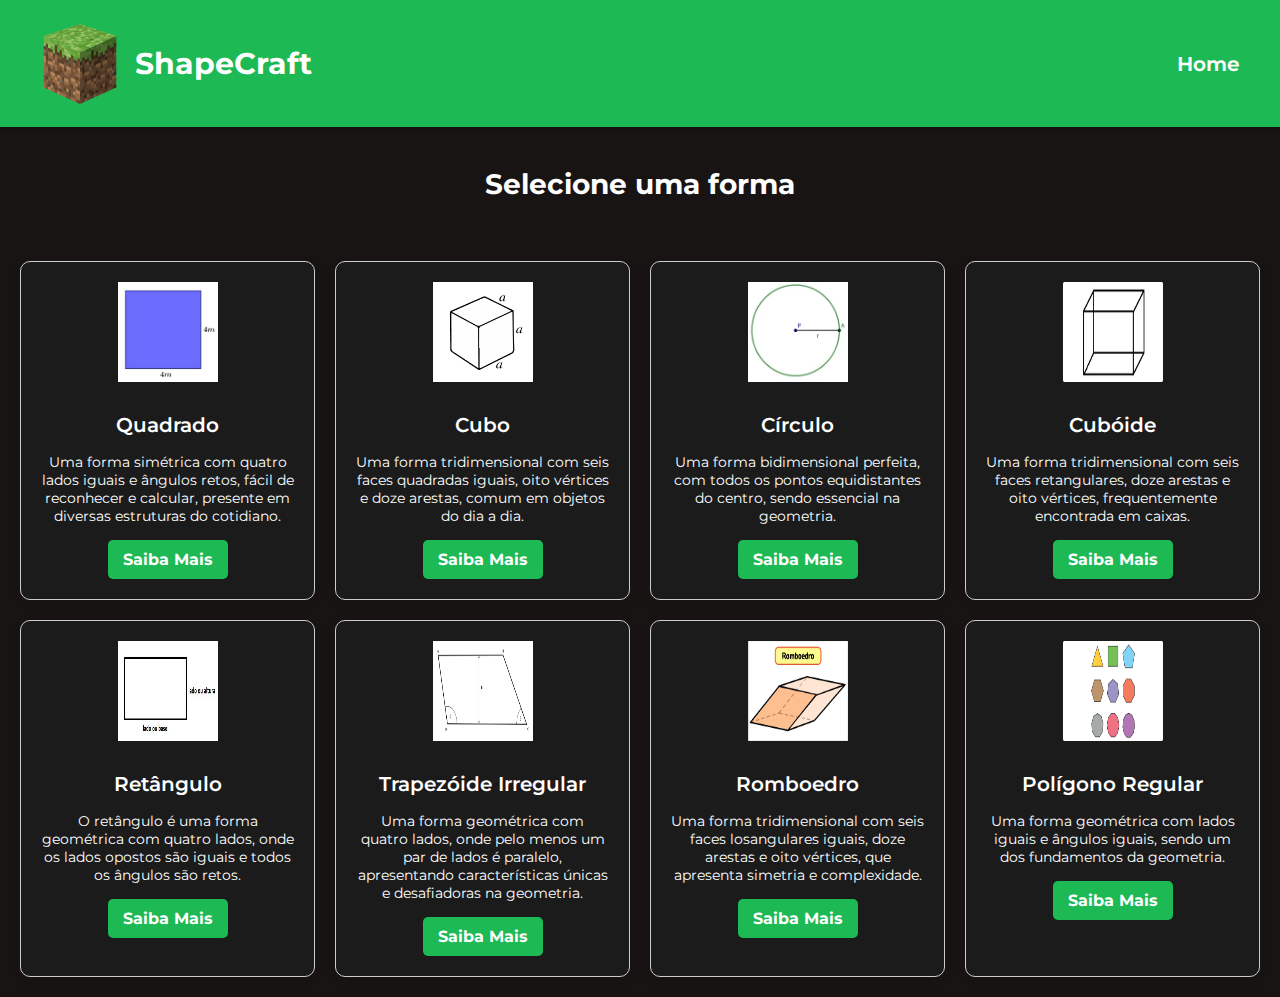
<file: PortaldasFormas/index.html>
<!DOCTYPE html>
<html lang="pt">

<head>
    <meta charset="UTF-8">
    <meta name="viewport" content="width=device-width, initial-scale=1.0">

    <!-- Define o ícone da aba do navegador -->
    <link rel="icon" type="image/x-icon" href="./Imagens/logo.webp">

    <!-- Vincula o arquivo de estilos CSS externo -->
    <link rel="stylesheet" href="./CSS/estilos.css">

    <!-- Pré-carrega as conexões com o Google Fonts para otimizar o tempo de carregamento -->
    <link rel="preconnect" href="https://fonts.googleapis.com">
    <link rel="preconnect" href="https://fonts.gstatic.com" crossorigin>

    <!-- Importa a fonte Montserrat, usada no site -->
    <link href="https://fonts.googleapis.com/css2?family=Montserrat:wght@100..900&display=swap" rel="stylesheet">

    <!-- Define o título da página -->
    <title>ShapeCraft</title>
</head>

<body>

    <!-- Cabeçalho da página -->
    <header class="nav-header">

        <!-- Seção do logo -->
        <div class="logo">
            <!-- Imagem do logo da página -->
            <img src="./Imagens/logo.webp" alt="Logo ShapeCraft" class="logo-site">
            <!-- Texto logo ao lado da imagem -->
            <strong><p class="texto-logo">ShapeCraft</p></strong>
        </div>

        <!-- Barra de navegação -->
        <nav>
            <ul class="lista">
                <!-- Link para a página inicial -->
                <li class="item-lista"><a href="./index.html" class="item-lista-link">Home</a></li>
            </ul>
        </nav>
    </header>

    <!-- Conteúdo principal da página -->
    <main>

        <!-- Título principal da página -->
        <h1 class="titulo">Selecione uma forma</h1>

        <!-- Seção com as formas geométricas disponíveis -->
        <section class="formas">

            <!-- Cada forma é representada por um artigo -->
            <article class="forma">
                <!-- Imagem representando a forma -->
                <img src="./Imagens/quadrado.jpg" alt="Imagem de um quadrado" loading="lazy">
                
                <!-- Título da forma geométrica -->
                <h2 class="titulo-forma">Quadrado</h2>

                <!-- Descrição da forma geométrica -->
                <p class="texto-forma">Uma forma simétrica com quatro lados iguais e ângulos retos, fácil de reconhecer e calcular, presente em diversas estruturas do cotidiano.</p>

                <!-- Link para a página específica da forma -->
                <a href="./Formas/Quadrado.html" class="botao-forma">Saiba Mais</a>
            </article>

            <article class="forma">
                <img src="./Imagens/cubo.png" alt="Imagem de um cubo" loading="lazy">
                <h2 class="titulo-forma">Cubo</h2>
                <p class="texto-forma">Uma forma tridimensional com seis faces quadradas iguais, oito vértices e doze arestas, comum em objetos do dia a dia.</p>
                <a href="./Formas/Cubo.html" class="botao-forma">Saiba Mais</a>
            </article>

            <article class="forma">
                <img src="./Imagens/círculo.webp" alt="Imagem de um círculo" loading="lazy">
                <h2 class="titulo-forma">Círculo</h2>
                <p class="texto-forma">Uma forma bidimensional perfeita, com todos os pontos equidistantes do centro, sendo essencial na geometria.</p>
                <a href="./Formas/Circulo.html" class="botao-forma">Saiba Mais</a>
            </article>

            <article class="forma">
                <img src="./Imagens/cubóide.png" alt="Imagem de um cuboide" loading="lazy">
                <h2 class="titulo-forma">Cubóide</h2>
                <p class="texto-forma">Uma forma tridimensional com seis faces retangulares, doze arestas e oito vértices, frequentemente encontrada em caixas.</p>
                <a href="./Formas/Cubóide.html" class="botao-forma">Saiba Mais</a>
            </article>

            <article class="forma">
                <img src="./Imagens/retângulo.webp" alt="Imagem de um retângulo" loading="lazy">
                <h2 class="titulo-forma">Retângulo</h2>
                <p class="texto-forma">O retângulo é uma forma geométrica com quatro lados, onde os lados opostos são iguais e todos os ângulos são retos.</p>
                <a href="./Formas/Retângulo.html" class="botao-forma">Saiba Mais</a>
            </article>

            <article class="forma">
                <img src="./Imagens/trapézoide.png" alt="Imagem de um trapezóide" loading="lazy">
                <h2 class="titulo-forma">Trapezóide Irregular</h2>
                <p class="texto-forma">Uma forma geométrica com quatro lados, onde pelo menos um par de lados é paralelo, apresentando características únicas e desafiadoras na geometria.</p>
                <a href="./Formas/Trapezoide.html" class="botao-forma">Saiba Mais</a>
            </article>

            <article class="forma">
                <img src="./Imagens/romboedro.webp" alt="Imagem de um romboedro" loading="lazy">
                <h2 class="titulo-forma">Romboedro</h2>
                <p class="texto-forma">Uma forma tridimensional com seis faces losangulares iguais, doze arestas e oito vértices, que apresenta simetria e complexidade.</p>
                <a href="./Formas/Romboedro.html" class="botao-forma">Saiba Mais</a>
            </article>

            <article class="forma">
                <img src="./Imagens/polígono.png" alt="Imagem de polígonos" loading="lazy">
                <h2 class="titulo-forma">Polígono Regular</h2>
                <p class="texto-forma">Uma forma geométrica com lados iguais e ângulos iguais, sendo um dos fundamentos da geometria.</p>
                <a href="./Formas/Polígono.html" class="botao-forma">Saiba Mais</a>
            </article>

        </section>

    </main>

</body>

</html>
</file>
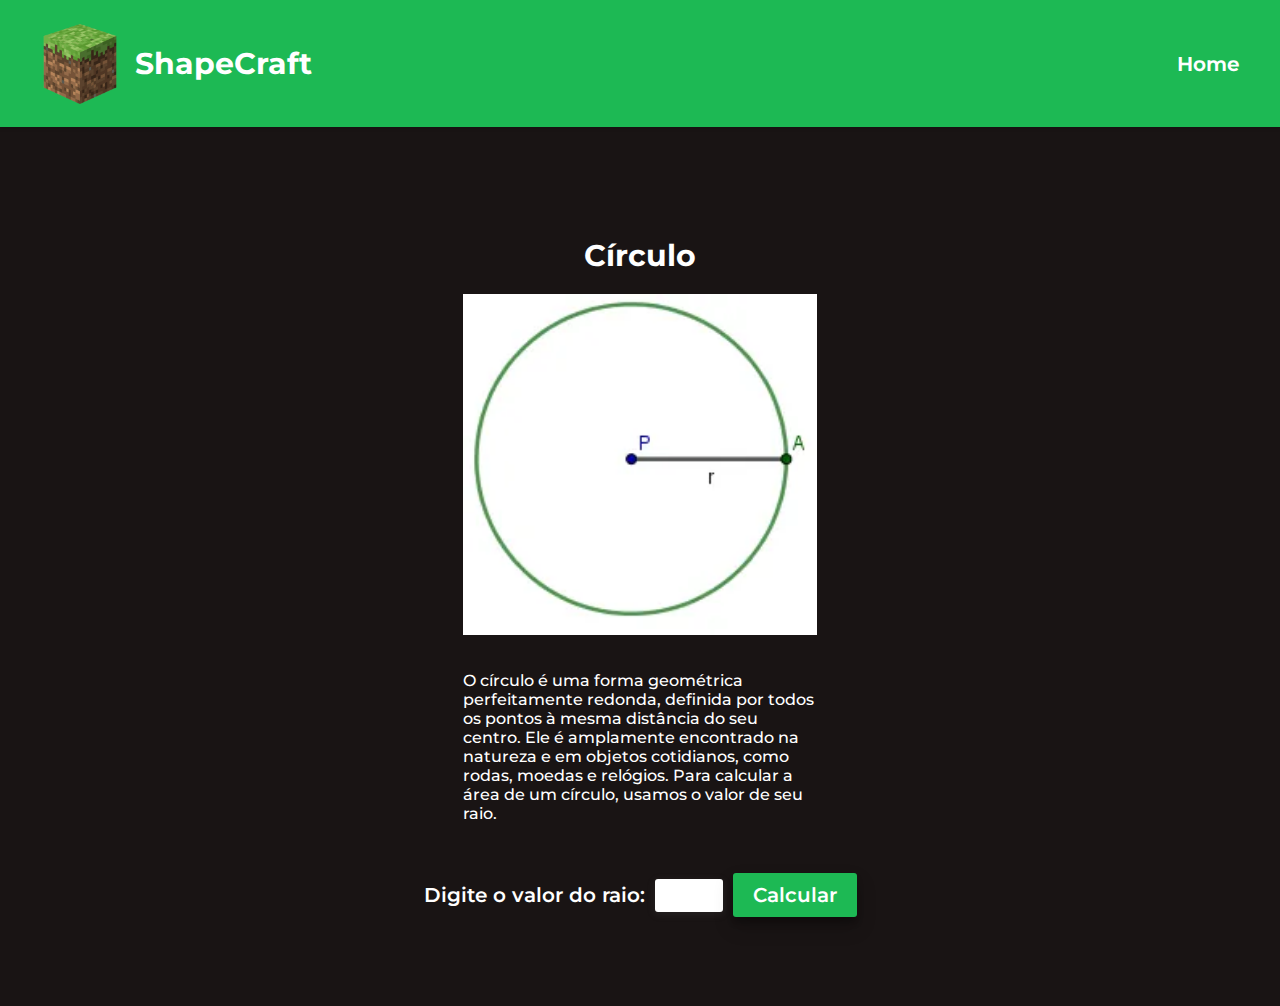
<file: PortaldasFormas/Formas/Circulo.html>
<!DOCTYPE html>
<html lang="pt">

<head>
    <meta charset="UTF-8"> <!-- Define a codificação de caracteres como UTF-8 -->
    <meta name="viewport" content="width=device-width, initial-scale=1.0"> <!-- Configura a visualização para dispositivos móveis -->

    <link rel="icon" type="image/x-icon" href="./Imagens/logo.webp"> <!-- Ícone da aba do navegador -->

    <link rel="stylesheet" href="../CSS/estilos.css"> <!-- Link para o arquivo de estilos CSS -->

    <link rel="preconnect" href="https://fonts.googleapis.com"> <!-- Pré-conexão para melhorar o carregamento de fontes -->
    <link rel="preconnect" href="https://fonts.gstatic.com" crossorigin>
    <link href="https://fonts.googleapis.com/css2?family=Montserrat:ital,wght@0,100..900;1,100..900&display=swap" rel="stylesheet"> <!-- Fonte Montserrat -->

    <title>ShapeCraft: Círculo</title> <!-- Título da página -->
</head>

<body>
    <header class="nav-header"> <!-- Cabeçalho da página -->
        <div class="logo">
            <img src="../Imagens/logo.webp" alt="Logo ShapeCraft" class="logo-site"> <!-- Logo do site -->
            <strong><p class="texto-logo">ShapeCraft</p></strong> <!-- Nome do site -->
        </div>

        <nav> <!-- Menu de navegação -->
            <ul class="lista"> <!-- Lista de itens -->
                <li class="item-lista"><a href="../index.html" class="item-lista-link">Home</a></li> <!-- Link para a página inicial -->
            </ul>
        </nav>
    </header>

    <section class="container-forma"> <!-- Seção principal para cálculo do círculo -->
        <p class="nome-forma">Círculo</p> <!-- Nome da forma -->
        <img src="../Imagens/círculo.webp" alt="Imagem de um círculo" class="imagem-forma"> <!-- Imagem representativa do círculo -->
        
        <p class="descricao-forma">
            O círculo é uma forma geométrica perfeitamente redonda, definida por todos os pontos à mesma distância do seu centro. 
            Ele é amplamente encontrado na natureza e em objetos cotidianos, como rodas, moedas e relógios. 
            Para calcular a área de um círculo, usamos o valor de seu raio.
        </p> <!-- Descrição do círculo -->

        <form class="calculo-forma" id="calculo-circulo"> <!-- Formulário para cálculo do círculo -->
            <label for="raio-circulo-input" class="valor-forma">Digite o valor do raio:</label> <!-- Label para o campo de entrada do raio -->
            <input type="text" class="forma-input" id="raio-circulo-input"> <!-- Campo de entrada para o raio -->
            <input type="submit" value="Calcular" class="calcular-forma"> <!-- Botão para calcular a área do círculo -->
        </form>

        <p class="resultado" id="resultado-circulo"></p> <!-- Parágrafo para exibir o resultado -->
    </section>
</body>

<script src="../JavaScript/Círculo.js"></script> <!-- Script JavaScript para funcionalidade do formulário -->

</html>
</file>
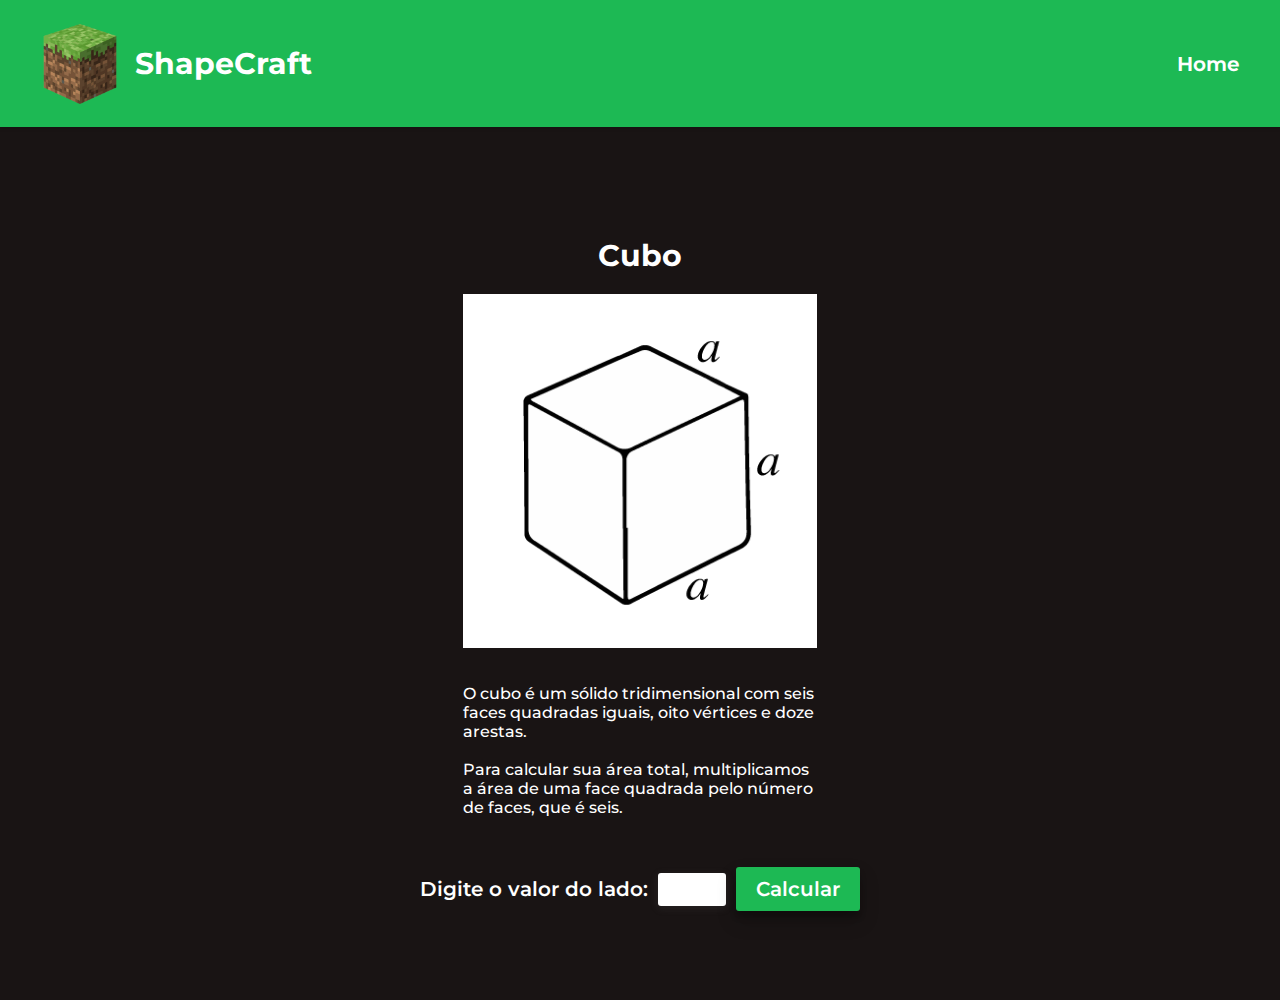
<file: PortaldasFormas/Formas/Cubo.html>
<!DOCTYPE html>
<html lang="pt">

<head>
    <meta charset="UTF-8"> <!-- Define a codificação de caracteres como UTF-8 -->
    <meta name="viewport" content="width=device-width, initial-scale=1.0"> <!-- Configura a visualização para dispositivos móveis -->

    <link rel="icon" type="image/x-icon" href="./Imagens/logo.webp"> <!-- Ícone da aba do navegador -->

    <link rel="stylesheet" href="../CSS/estilos.css"> <!-- Link para o arquivo de estilos CSS -->

    <link rel="preconnect" href="https://fonts.googleapis.com"> <!-- Pré-conexão para melhorar o carregamento de fontes -->
    <link rel="preconnect" href="https://fonts.gstatic.com" crossorigin>
    <link href="https://fonts.googleapis.com/css2?family=Montserrat:ital,wght@0,100..900;1,100..900&display=swap" rel="stylesheet"> <!-- Fonte Montserrat -->

    <title>ShapeCraft: Cubo</title> <!-- Título da página -->
</head>

<body>
    <header class="nav-header"> <!-- Cabeçalho da página -->
        <div class="logo">
            <img src="../Imagens/logo.webp" alt="Logo ShapeCraft" class="logo-site"> <!-- Logo do site -->
            <strong><p class="texto-logo">ShapeCraft</p></strong> <!-- Nome do site -->
        </div>

        <nav> <!-- Menu de navegação -->
            <ul class="lista"> <!-- Lista de itens -->
                <li class="item-lista"><a href="../index.html" class="item-lista-link">Home</a></li> <!-- Link para a página inicial -->
            </ul>
        </nav>
    </header>

    <section class="container-forma"> <!-- Seção principal para cálculo do cubo -->
        <p class="nome-forma">Cubo</p> <!-- Nome da forma -->
        <img src="../Imagens/cubo.png" alt="Imagem de um cubo" class="imagem-forma"> <!-- Imagem representativa do cubo -->
        
        <p class="descricao-forma">
            O cubo é um sólido tridimensional com seis faces quadradas iguais, oito vértices e doze arestas. <br><br>
            Para calcular sua área total, multiplicamos a área de uma face quadrada pelo número de faces, que é seis.
        </p> <!-- Descrição do cubo -->

        <form class="calculo-forma" id="calculo-cubo"> <!-- Formulário para cálculo do cubo -->
            <label for="lado-cubo-input" class="valor-forma">Digite o valor do lado:</label> <!-- Label para o campo de entrada do lado -->
            <input type="text" class="forma-input" id="lado-cubo-input"> <!-- Campo de entrada para o lado -->
            <input type="submit" value="Calcular" class="calcular-forma"> <!-- Botão para calcular a área do cubo -->
        </form>

        <p class="resultado" id="resultado-cubo"></p> <!-- Parágrafo para exibir o resultado -->
    </section>
</body>

<script src="../JavaScript/Cubo.js"></script> <!-- Script JavaScript para funcionalidade do formulário -->

</html>
</file>
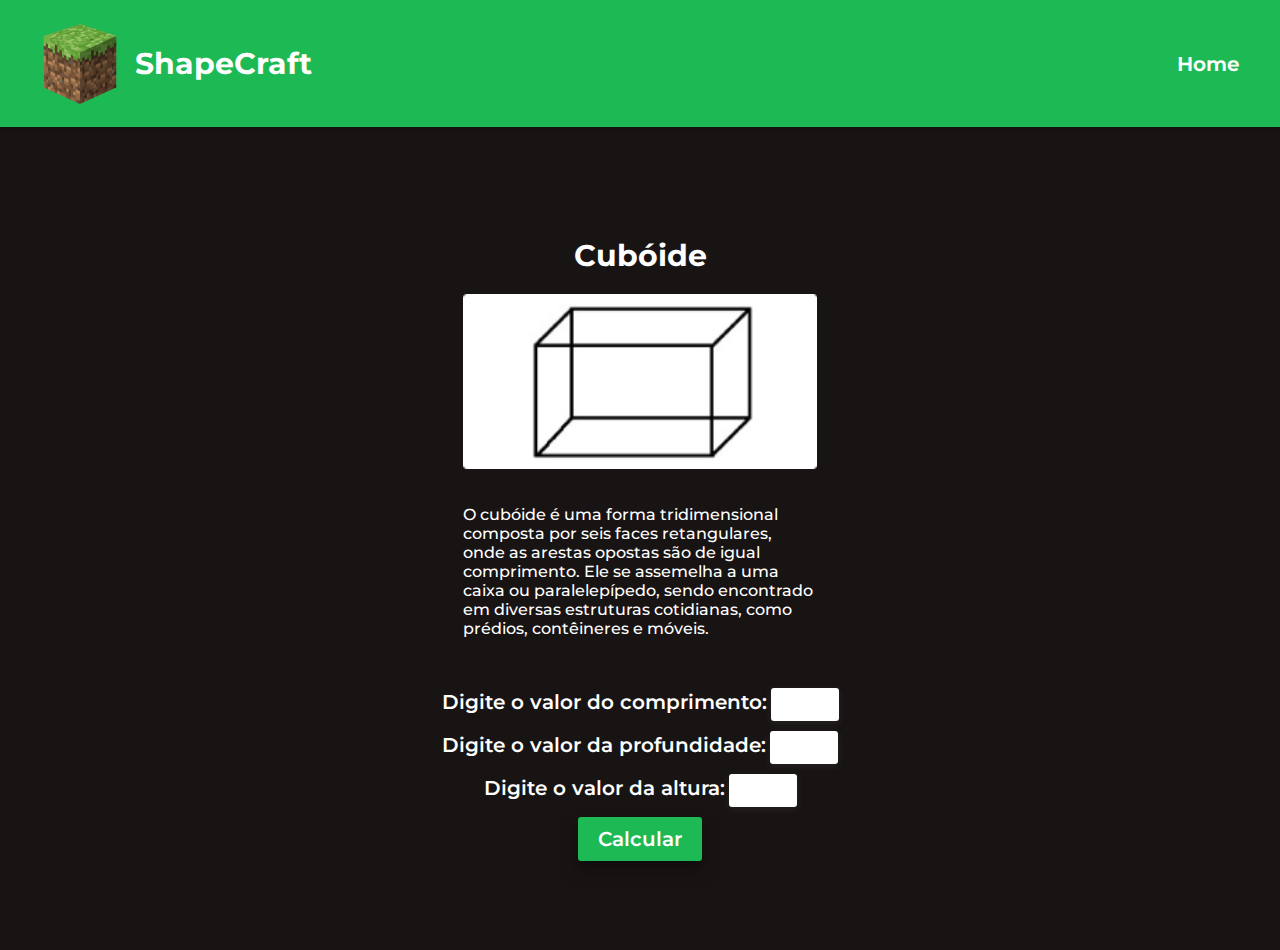
<file: PortaldasFormas/Formas/Cubóide.html>
<!DOCTYPE html>
<html lang="pt">

<head>
    <meta charset="UTF-8"> <!-- Define a codificação de caracteres como UTF-8 -->
    <meta name="viewport" content="width=device-width, initial-scale=1.0"> <!-- Configura a visualização para dispositivos móveis -->

    <link rel="icon" type="image/x-icon" href="./Imagens/logo.webp"> <!-- Ícone da aba do navegador -->

    <link rel="stylesheet" href="../CSS/estilos.css"> <!-- Link para o arquivo de estilos CSS -->

    <link rel="preconnect" href="https://fonts.googleapis.com"> <!-- Pré-conexão para melhorar o carregamento de fontes -->
    <link rel="preconnect" href="https://fonts.gstatic.com" crossorigin>
    <link href="https://fonts.googleapis.com/css2?family=Montserrat:ital,wght@0,100..900;1,100..900&display=swap" rel="stylesheet"> <!-- Fonte Montserrat -->

    <title>ShapeCraft: Cubóide</title> <!-- Título da página -->
</head>

<body>
    <header class="nav-header"> <!-- Cabeçalho da página -->
        <div class="logo">
            <img src="../Imagens/logo.webp" alt="Logo ShapeCraft" class="logo-site"> <!-- Logo do site -->
            <strong><p class="texto-logo">ShapeCraft</p></strong> <!-- Nome do site -->
        </div>

        <nav> <!-- Menu de navegação -->
            <ul class="lista"> <!-- Lista de itens -->
                <li class="item-lista"><a href="../index.html" class="item-lista-link">Home</a></li> <!-- Link para a página inicial -->
            </ul>
        </nav>
    </header>

    <section class="container-forma"> <!-- Seção principal para cálculo do cubóide -->
        <p class="nome-forma">Cubóide</p> <!-- Nome da forma -->
        <img src="../Imagens/cubóide.png" alt="Imagem de um cubóide" class="imagem-forma"> <!-- Imagem representativa do cubóide -->
        
        <p class="descricao-forma">
            O cubóide é uma forma tridimensional composta por seis faces retangulares, onde as arestas opostas são de igual comprimento. Ele se assemelha a uma caixa ou paralelepípedo, sendo encontrado em diversas estruturas cotidianas, como prédios, contêineres e móveis.
        </p> <!-- Descrição do cubóide -->

        <form class="calculo-forma" id="calculo-cuboide"> <!-- Formulário para cálculo do cubóide -->
            <div>
                <label for="comprimento-cuboide-input" class="valor-forma">Digite o valor do comprimento:</label> <!-- Label para o campo de entrada do comprimento -->
                <input type="text" class="forma-input" id="comprimento-cuboide-input"> <!-- Campo de entrada para o comprimento -->
            </div>

            <div>
                <label for="profundidade-cuboide-input" class="valor-forma">Digite o valor da profundidade:</label> <!-- Label para o campo de entrada da profundidade -->
                <input type="text" class="forma-input" id="profundidade-cuboide-input"> <!-- Campo de entrada para a profundidade -->
            </div>

            <div>
                <label for="altura-cuboide-input" class="valor-forma">Digite o valor da altura:</label> <!-- Label para o campo de entrada da altura -->
                <input type="text" class="forma-input" id="altura-cuboide-input"> <!-- Campo de entrada para a altura -->
            </div>

            <input type="submit" value="Calcular" class="calcular-forma"> <!-- Botão para calcular o volume do cubóide -->
        </form>

        <p class="resultado" id="resultado-cuboide"></p> <!-- Parágrafo para exibir o resultado -->
    </section>
</body>

<script src="../JavaScript/Cubóide.js"></script> <!-- Script JavaScript para funcionalidade do formulário -->

</html>
</file>
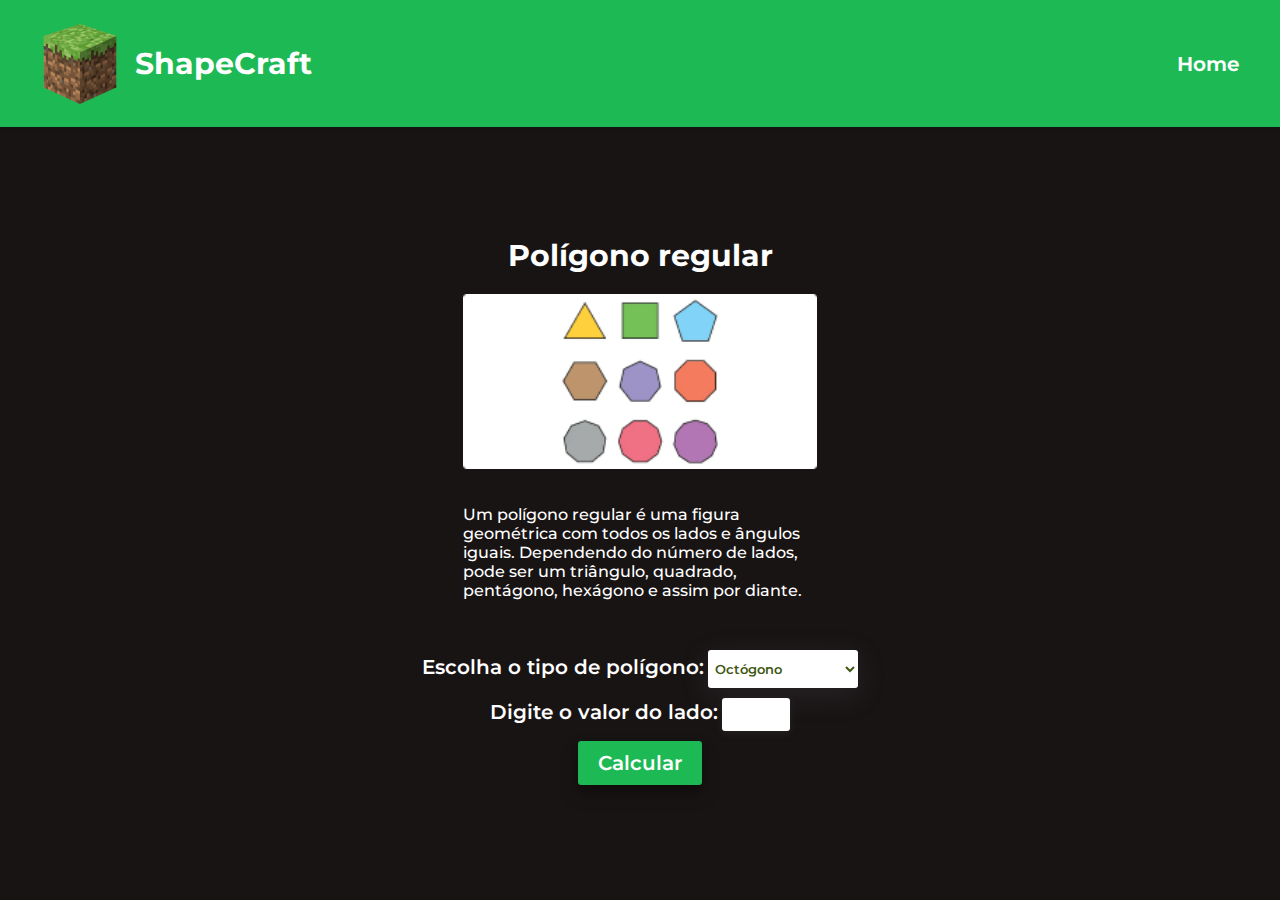
<file: PortaldasFormas/Formas/Polígono.html>
<!DOCTYPE html>
<html lang="pt">

<head>
    <meta charset="UTF-8"> <!-- Define a codificação de caracteres como UTF-8 -->
    <meta name="viewport" content="width=device-width, initial-scale=1.0"> <!-- Configura a visualização para dispositivos móveis -->

    <link rel="icon" type="image/x-icon" href="./Imagens/logo.webp"> <!-- Ícone da aba do navegador -->

    <link rel="stylesheet" href="../CSS/estilos.css"> <!-- Link para o arquivo de estilos CSS -->

    <link rel="preconnect" href="https://fonts.googleapis.com"> <!-- Pré-conexão para melhorar o carregamento de fontes -->
    <link rel="preconnect" href="https://fonts.gstatic.com" crossorigin>
    <link href="https://fonts.googleapis.com/css2?family=Montserrat:ital,wght@0,100..900;1,100..900&display=swap" rel="stylesheet"> <!-- Fonte Montserrat -->

    <title>ShapeCraft: Polígono regular</title> <!-- Título da página -->
</head>

<body>
    <header class="nav-header"> <!-- Cabeçalho da página -->
        <div class="logo">
            <img src="../Imagens/logo.webp" alt="Logo ShapeCraft" class="logo-site"> <!-- Logo do site -->
            <strong><p class="texto-logo">ShapeCraft</p></strong> <!-- Nome do site -->
        </div>

        <nav> <!-- Menu de navegação -->
            <ul class="lista"> <!-- Lista de itens -->
                <li class="item-lista"><a href="../index.html" class="item-lista-link">Home</a></li> <!-- Link para a página inicial -->
            </ul>
        </nav>
    </header>

    <section class="container-forma"> <!-- Seção principal para cálculo do polígono -->
        <p class="nome-forma">Polígono regular</p> <!-- Nome da forma -->
        <img src="../Imagens/polígono.png" alt="Imagem de vários polígonos" class="imagem-forma"> <!-- Imagem representativa do polígono -->
        
        <p class="descricao-forma">
            Um polígono regular é uma figura geométrica com todos os lados e ângulos iguais. Dependendo do número de lados, pode ser um triângulo, quadrado, pentágono, hexágono e assim por diante.
        </p> <!-- Descrição do polígono regular -->

        <form class="calculo-forma" id="calculo-poligono"> <!-- Formulário para cálculo do polígono -->
            <div>
                <label for="selecao-formas" class="valor-forma">Escolha o tipo de polígono:</label> <!-- Label para o seletor -->
                <select name="select" id="selecao-formas"> <!-- Menu suspenso para seleção do polígono -->
                    <option value="hexagono">Hexágono</option> <!-- Opção para hexágono -->
                    <option value="octogono" selected>Octógono</option> <!-- Opção para octógono, selecionada por padrão -->
                    <option value="triangulo">Triângulo Equilátero</option> <!-- Opção para triângulo equilátero -->
                </select>
            </div>

            <div>
                <label for="lado-poligono-input" class="valor-forma">Digite o valor do lado:</label> <!-- Label para o campo de entrada -->
                <input type="text" class="forma-input" id="lado-poligono-input"> <!-- Campo de entrada para o valor do lado -->
            </div>
            
            <input type="submit" value="Calcular" class="calcular-forma"> <!-- Botão para calcular a área -->
        </form>

        <p class="resultado" id="resultado-poligono"></p> <!-- Parágrafo para exibir o resultado -->
    </section>
</body>

<script src="../JavaScript/Polígono.js"></script> <!-- Script JavaScript para funcionalidade do formulário -->

</html>
</file>
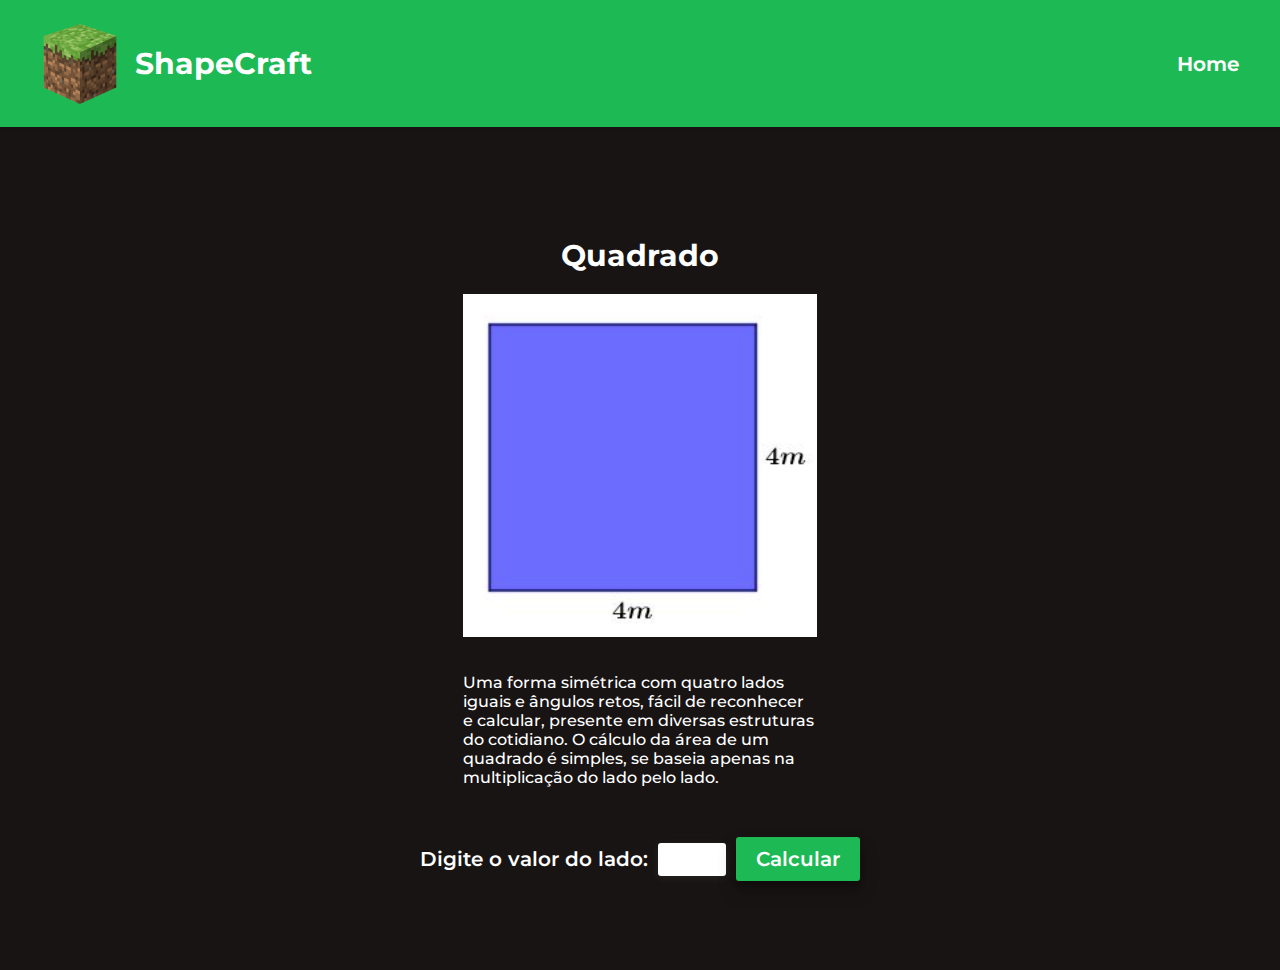
<file: PortaldasFormas/Formas/Quadrado.html>
<!DOCTYPE html>
<html lang="pt">

<head>
    <meta charset="UTF-8">
    <meta name="viewport" content="width=device-width, initial-scale=1.0">

    <!-- Define o ícone da aba do navegador -->
    <link rel="icon" type="image/x-icon" href="./Imagens/logo.webp">

    <!-- Link para o arquivo CSS que contém os estilos da página -->
    <link rel="stylesheet" href="../CSS/estilos.css">

    <!-- Preconexões para otimizar o carregamento das fontes do Google -->
    <link rel="preconnect" href="https://fonts.googleapis.com">
    <link rel="preconnect" href="https://fonts.gstatic.com" crossorigin>
    <link href="https://fonts.googleapis.com/css2?family=Montserrat:ital,wght@0,100..900;1,100..900&display=swap" rel="stylesheet">

    <!-- Título da página que será exibido na aba do navegador -->
    <title>ShapeCraft: Quadrado</title>

</head>

<body>

    <header class="nav-header">

        <!-- Seção do logo -->
        <div class="logo">
            <img src="../Imagens/logo.webp" alt="Logo ShapeCraft" class="logo-site">
            <strong><p class="texto-logo">ShapeCraft</p></strong>
        </div>

        <!-- Menu de navegação -->
        <nav>
            <ul class="lista">
                <li class="item-lista"><a href="../index.html" class="item-lista-link">Home</a></li>
            </ul>
        </nav>

    </header>

    <section class="container-forma">

        <!-- Nome da forma -->
        <p class="nome-forma">Quadrado</p>

        <!-- Imagem representativa do quadrado -->
        <img src="../Imagens/quadrado.jpg" alt="Imagem de um quadrado" class="imagem-forma">

        <!-- Descrição do quadrado -->
        <p class="descricao-forma">
            Uma forma simétrica com quatro lados iguais e ângulos retos, fácil de reconhecer e calcular, presente em
            diversas estruturas do cotidiano. O cálculo da área de um quadrado é simples, se baseia apenas na multiplicação do lado pelo lado.
        </p>

        <!-- Formulário para cálculo da área do quadrado -->
        <form class="calculo-forma" id="calculo-quadrado">

            <label for="valorLado" class="valor-forma">Digite o valor do lado:</label>
            <input type="text" class="forma-input" id="lado-quadrado-input">

            <!-- Botão para calcular a área -->
            <input type="submit" value="Calcular" class="calcular-forma">

        </form>

        <!-- Elemento para exibir o resultado do cálculo -->
        <p class="resultado" id="resultado-quadrado"></p>

    </section>

</body>

<!-- Link para o arquivo JavaScript que contém a lógica de cálculo da área -->
<script src="../JavaScript/Quadrado.js"></script>

</html>
</file>
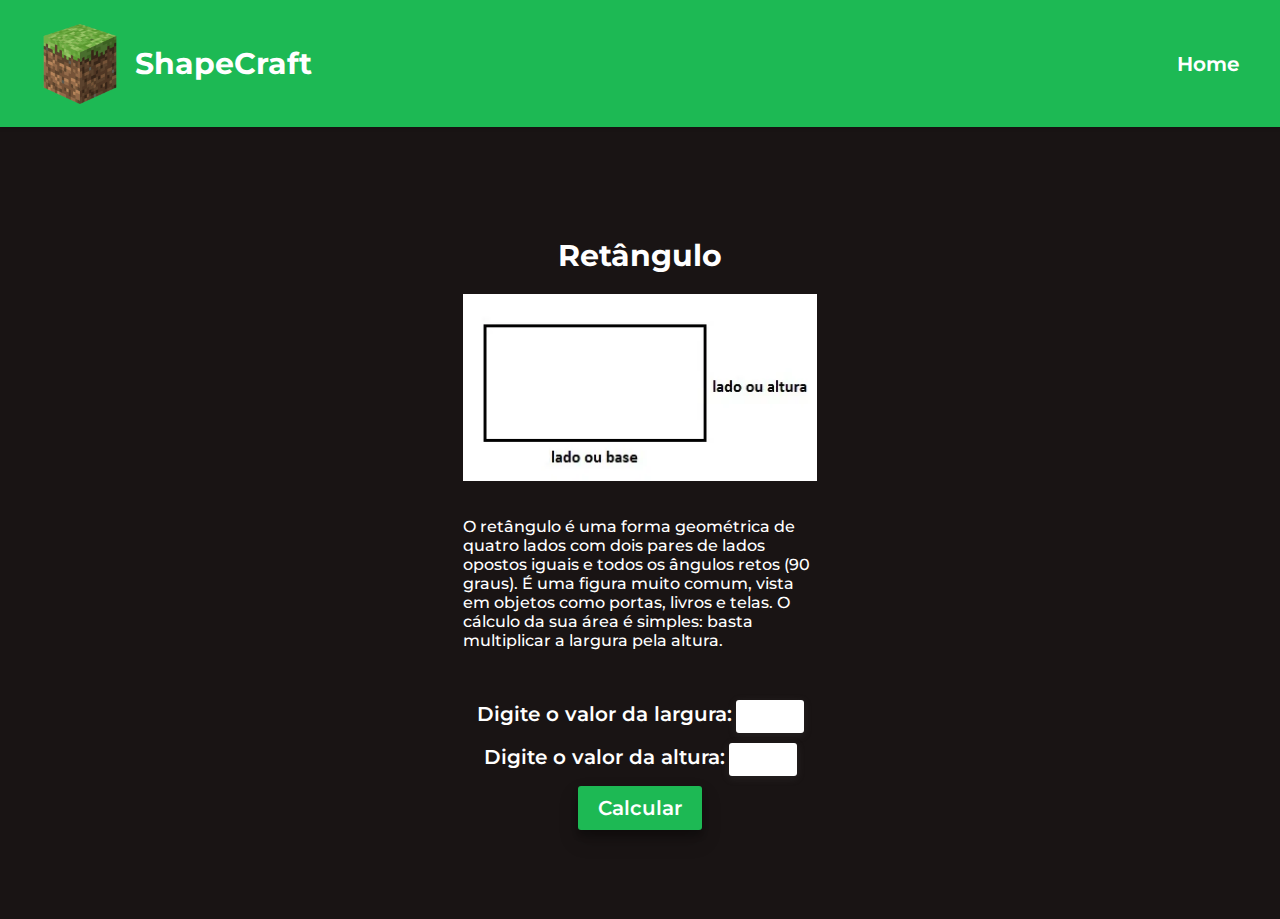
<file: PortaldasFormas/Formas/Retângulo.html>
<!DOCTYPE html>
<html lang="pt">

<head>
    <meta charset="UTF-8">
    <meta name="viewport" content="width=device-width, initial-scale=1.0">

    <!-- Define o ícone da aba do navegador -->
    <link rel="icon" type="image/x-icon" href="./Imagens/logo.webp">

    <!-- Link para o arquivo CSS que contém os estilos da página -->
    <link rel="stylesheet" href="../CSS/estilos.css">

    <!-- Preconexões para otimizar o carregamento das fontes do Google -->
    <link rel="preconnect" href="https://fonts.googleapis.com">
    <link rel="preconnect" href="https://fonts.gstatic.com" crossorigin>
    <link href="https://fonts.googleapis.com/css2?family=Montserrat:ital,wght@0,100..900;1,100..900&display=swap" rel="stylesheet">

    <!-- Título da página que será exibido na aba do navegador -->
    <title>ShapeCraft: Retângulo</title>

</head>

<body>

    <header class="nav-header">

        <!-- Seção do logo -->
        <div class="logo">
            <img src="../Imagens/logo.webp" alt="Logo ShapeCraft" class="logo-site">
            <strong><p class="texto-logo">ShapeCraft</p></strong>
        </div>

        <!-- Menu de navegação -->
        <nav>
            <ul class="lista">
                <li class="item-lista"><a href="../index.html" class="item-lista-link">Home</a></li>
            </ul>
        </nav>

    </header>

    <section class="container-forma">

        <!-- Nome da forma -->
        <p class="nome-forma">Retângulo</p>

        <!-- Imagem representativa do retângulo -->
        <img src="../Imagens/retângulo.webp" alt="Imagem de um retângulo" class="imagem-forma">

        <!-- Descrição do retângulo -->
        <p class="descricao-forma">
            O retângulo é uma forma geométrica de quatro lados com dois pares de lados opostos iguais e todos os ângulos retos (90 graus). É uma figura muito comum, vista em objetos como portas, livros e telas. O cálculo da sua área é simples: basta multiplicar a largura pela altura.
        </p>

        <!-- Formulário para cálculo da área do retângulo -->
        <form class="calculo-forma" id="calculo-retangulo">

            <div>
                <!-- Campo para inserir o valor da largura -->
                <label for="valorLado" class="valor-forma">Digite o valor da largura:</label>
                <input type="text" class="forma-input" id="largura-retangulo-input">
            </div>
            
            <div>
                <!-- Campo para inserir o valor da altura -->
                <label for="valorLado" class="valor-forma">Digite o valor da altura:</label>
                <input type="text" class="forma-input" id="altura-retangulo-input">
            </div>

            <!-- Botão para calcular a área -->
            <input type="submit" value="Calcular" class="calcular-forma">

        </form>

        <!-- Elemento para exibir o resultado do cálculo -->
        <p class="resultado" id="resultado-retangulo"></p>

    </section>

</body>

<!-- Link para o arquivo JavaScript que contém a lógica de cálculo da área -->
<script src="../JavaScript/Retângulo.js"></script>

</html>
</file>
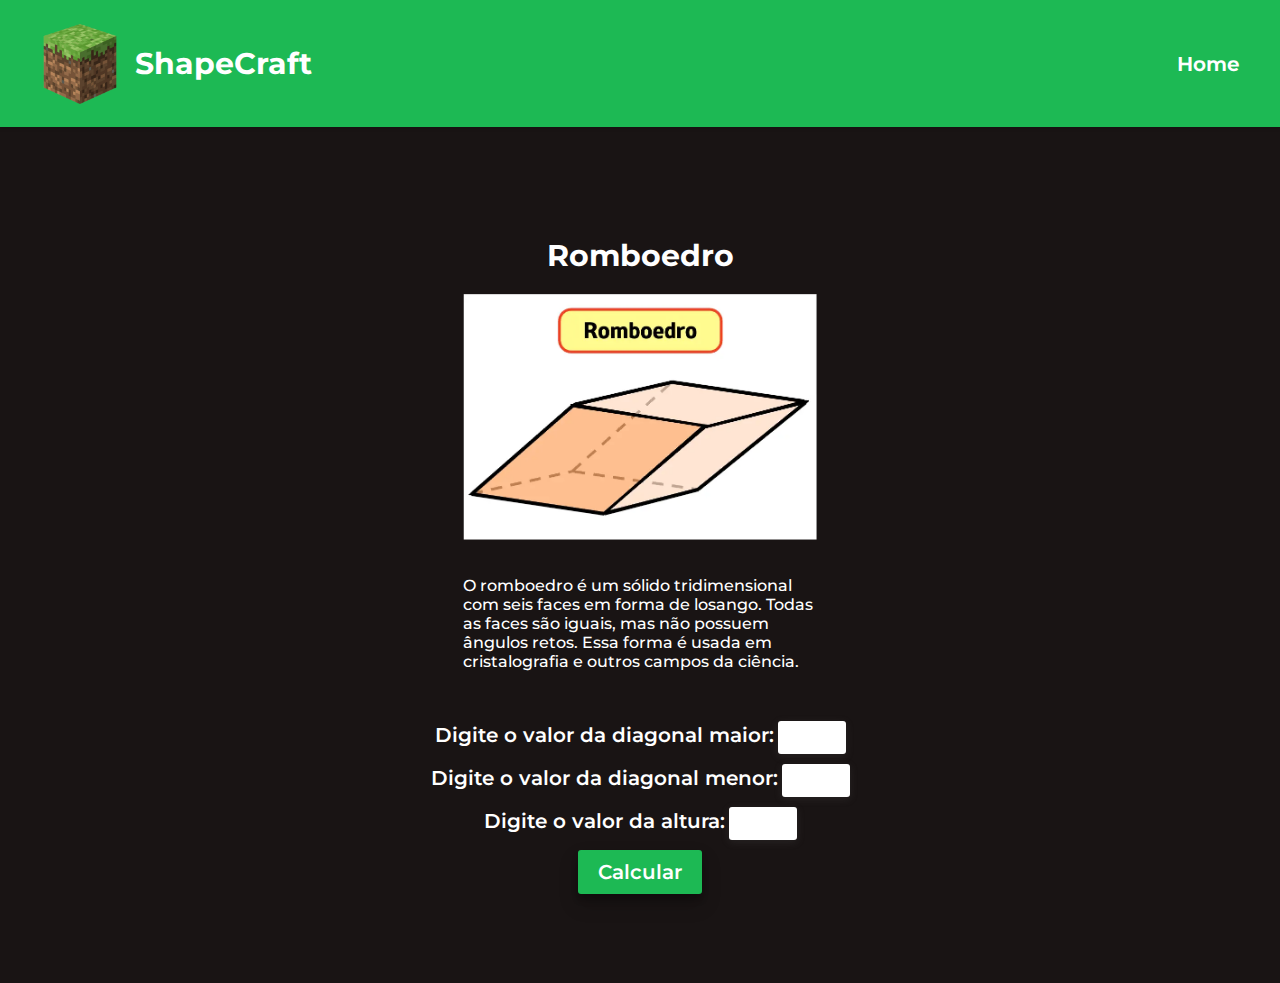
<file: PortaldasFormas/Formas/Romboedro.html>
<!DOCTYPE html>
<html lang="pt">
<head>
    <meta charset="UTF-8">
    <meta name="viewport" content="width=device-width, initial-scale=1.0">

    <!-- Define o ícone da aba do navegador -->
    <link rel="icon" type="image/x-icon" href="./Imagens/logo.webp">

    <!-- Link para o arquivo CSS que contém os estilos da página -->
    <link rel="stylesheet" href="../CSS/estilos.css">

    <!-- Preconexões para otimizar o carregamento das fontes do Google -->
    <link rel="preconnect" href="https://fonts.googleapis.com">
    <link rel="preconnect" href="https://fonts.gstatic.com" crossorigin>
    <link href="https://fonts.googleapis.com/css2?family=Montserrat:ital,wght@0,100..900;1,100..900&display=swap" rel="stylesheet">

    <!-- Título da página que será exibido na aba do navegador -->
    <title>ShapeCraft: Romboedro</title>

</head>

<body>

    <header class="nav-header">

        <!-- Seção do logo -->
        <div class="logo">
            <img src="../Imagens/logo.webp" alt="Logo ShapeCraft" class="logo-site">
            <strong><p class="texto-logo">ShapeCraft</p></strong>
        </div>

        <!-- Menu de navegação -->
        <nav>
            <ul class="lista">
                <li class="item-lista"><a href="../index.html" class="item-lista-link">Home</a></li>
            </ul>
        </nav>

    </header>

    <section class="container-forma">

        <!-- Nome da forma -->
        <p class="nome-forma">Romboedro</p>

        <!-- Imagem representativa do romboedro -->
        <img src="../Imagens/romboedro.webp" alt="Imagem de um Romboedro" class="imagem-forma">

        <!-- Descrição do romboedro -->
        <p class="descricao-forma">
            O romboedro é um sólido tridimensional com seis faces em forma de losango. Todas as faces são iguais, mas não possuem ângulos retos. Essa forma é usada em cristalografia e outros campos da ciência.
        </p>

        <!-- Formulário para cálculo da área do romboedro -->
        <form class="calculo-forma" id="calculo-romboedro">

            <div>
                <!-- Campo para inserir o valor da diagonal maior -->
                <label for="valorLado" class="valor-forma">Digite o valor da diagonal maior:</label>
                <input type="text" class="forma-input" id="diagonalMaior-romboedro-input">
            </div>

            <div>
                <!-- Campo para inserir o valor da diagonal menor -->
                <label for="valorLado" class="valor-forma">Digite o valor da diagonal menor:</label>
                <input type="text" class="forma-input" id="diagonalMenor-romboedro-input">
            </div>
            
            <div>
                <!-- Campo para inserir o valor da altura -->
                <label for="valorLado" class="valor-forma">Digite o valor da altura:</label>
                <input type="text" class="forma-input" id="altura-romboedro-input">
            </div>

            <!-- Botão para calcular a área -->
            <input type="submit" value="Calcular" class="calcular-forma">

        </form>

        <!-- Elemento para exibir o resultado do cálculo -->
        <p class="resultado" id="resultado-romboedro"></p>

    </section>

</body>

<!-- Link para o arquivo JavaScript que contém a lógica de cálculo da área -->
<script src="../JavaScript/Romboedro.js"></script>

</html>
</file>
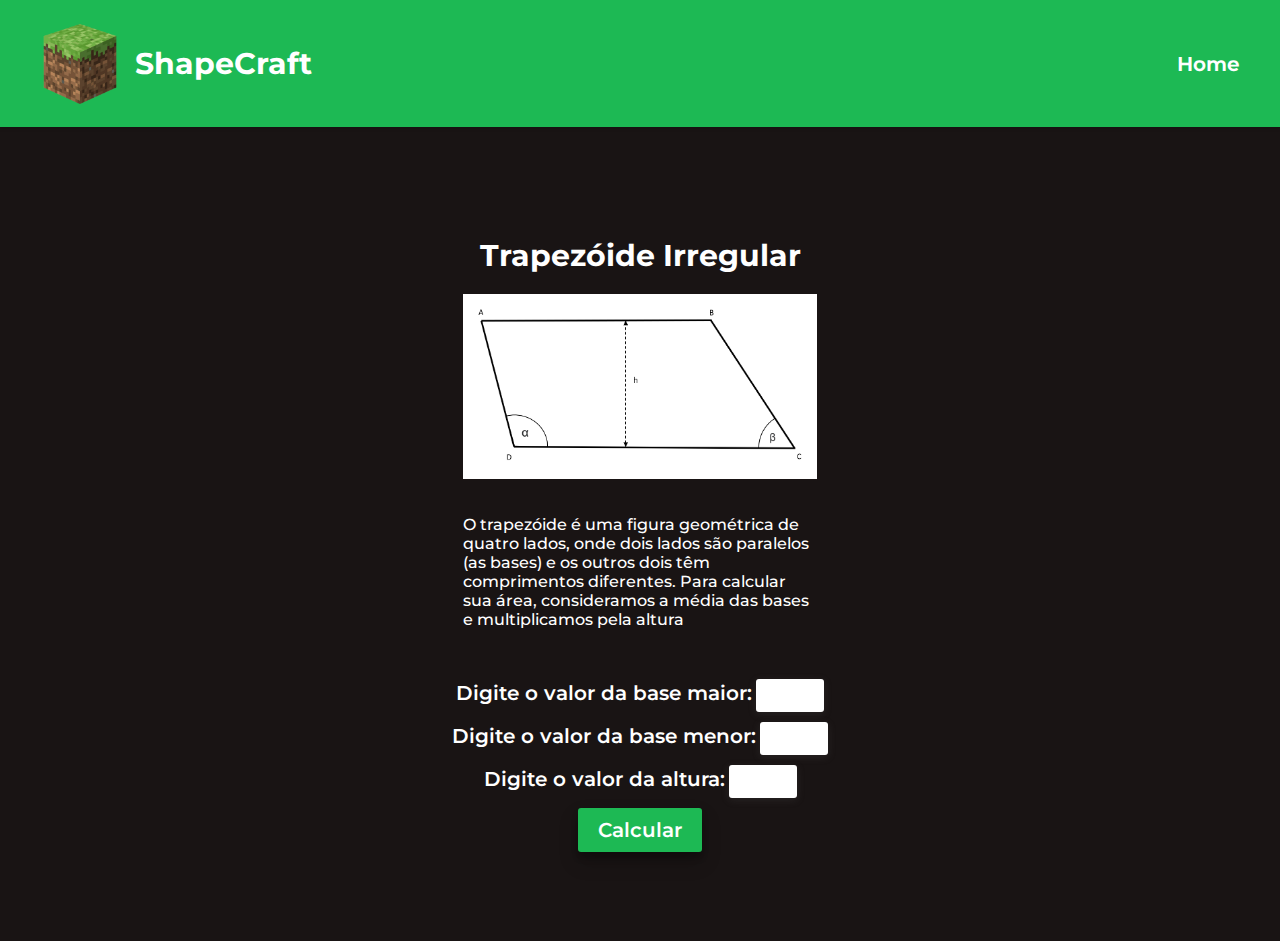
<file: PortaldasFormas/Formas/Trapezoide.html>
<!DOCTYPE html>
<html lang="pt">
<head>
    <meta charset="UTF-8">
    <meta name="viewport" content="width=device-width, initial-scale=1.0">

    <!-- Define o ícone da aba do navegador -->
    <link rel="icon" type="image/x-icon" href="./Imagens/logo.webp">

    <!-- Link para o arquivo CSS que contém os estilos da página -->
    <link rel="stylesheet" href="../CSS/estilos.css">

    <!-- Preconexões para otimizar o carregamento das fontes do Google -->
    <link rel="preconnect" href="https://fonts.googleapis.com">
    <link rel="preconnect" href="https://fonts.gstatic.com" crossorigin>
    <link href="https://fonts.googleapis.com/css2?family=Montserrat:ital,wght@0,100..900;1,100..900&display=swap" rel="stylesheet">

    <!-- Título da página que será exibido na aba do navegador -->
    <title>ShapeCraft: Trapezóide</title>
    
</head>

<body>

    <header class="nav-header">

        <!-- Seção do logo -->
        <div class="logo">
            <img src="../Imagens/logo.webp" alt="Logo ShapeCraft" class="logo-site">
            <strong><p class="texto-logo">ShapeCraft</p></strong>
        </div>

        <!-- Menu de navegação -->
        <nav>
            <ul class="lista">
                <li class="item-lista"><a href="../index.html" class="item-lista-link">Home</a></li>
            </ul>
        </nav>

    </header>

    <section class="container-forma">

        <!-- Nome da forma -->
        <p class="nome-forma">Trapezóide Irregular</p>

        <!-- Imagem representativa do trapezóide -->
        <img src="../Imagens/trapézoide.png" alt="Imagem de um Trapezóide" class="imagem-forma">

        <!-- Descrição do trapezóide -->
        <p class="descricao-forma">
            O trapezóide é uma figura geométrica de quatro lados, onde dois lados são paralelos (as bases) e os outros dois têm comprimentos diferentes. Para calcular sua área, consideramos a média das bases e multiplicamos pela altura
        </p>

        <!-- Formulário para cálculo da área do trapezóide -->
        <form class="calculo-forma" id="calculo-trapezoide">

            <div>
                <!-- Campo para inserir o valor da base maior -->
                <label for="valorLado" class="valor-forma">Digite o valor da base maior:</label>
                <input type="text" class="forma-input" id="baseMaior-trapezoide-input">
            </div>

            <div>
                <!-- Campo para inserir o valor da base menor -->
                <label for="valorLado" class="valor-forma">Digite o valor da base menor:</label>
                <input type="text" class="forma-input" id="baseMenor-trapezoide-input">
            </div>
            
            <div>
                <!-- Campo para inserir o valor da altura -->
                <label for="valorLado" class="valor-forma">Digite o valor da altura:</label>
                <input type="text" class="forma-input" id="altura-trapezoide-input">
            </div>

            <!-- Botão para calcular a área -->
            <input type="submit" value="Calcular" class="calcular-forma">

        </form>

        <!-- Elemento para exibir o resultado do cálculo -->
        <p class="resultado" id="resultado-trapezoide"></p>

    </section>

</body>

<!-- Link para o arquivo JavaScript que contém a lógica de cálculo da área -->
<script src="../JavaScript/Trapezoide.js"></script>

</html>
</file>
<file: PortaldasFormas/CSS/estilos.css>
body {
    background-color: #191414; /* Cor de fundo principal */
    margin: 0; /* Remove a margem padrão */
    padding: 0; /* Remove o padding padrão */
    font-family: 'Montserrat', sans-serif; /* Define a fonte principal */
    color: #FFF; /* Texto branco por padrão */
}

.nav-header {
    background-color: #1DB954; /* Cor de fundo do cabeçalho */
    display: flex; /* Usa flexbox para organizar o layout */
    justify-content: space-between; /* Espaço entre os itens do cabeçalho */
    padding: 15px 40px; /* Espaçamento interno do cabeçalho */
    align-items: center; /* Alinha itens verticalmente ao centro */
    box-shadow: rgba(0, 0, 0, 0.16) 0px 1px 4px; /* Sombra para o cabeçalho */
}

.logo-site {
    width: 80px; /* Largura da logo */
    height: 80px; /* Altura da logo */
}

.logo {
    display: flex; /* Usando flexbox para a logo e texto */
    align-items: center; /* Alinha a logo e texto verticalmente ao centro */
    gap: 15px; /* Espaçamento entre logo e texto */
}

.texto-logo {
    font-size: 30px; /* Tamanho da fonte do texto da logo */
    font-weight: 700; /* Peso da fonte da logo */
    color: #FFF; /* Cor do texto da logo */
}

.lista {
    list-style: none; /* Remove os marcadores da lista */
    display: flex; /* Usa flexbox para o menu */
    gap: 30px; /* Espaçamento entre itens da lista */
}

.item-lista-link {
    text-decoration: none; /* Remove o sublinhado dos links */
    font-weight: 650; /* Peso da fonte dos links */
    color: #FFF; /* Cor do texto dos links */
    font-size: 20px; /* Tamanho da fonte dos links */
    transition: color 0.3s; /* Transição suave para a cor ao passar o mouse */
}

.item-lista-link:hover {
    color: #FF9900; /* Cor dos links ao passar o mouse */
}

.titulo {
    text-align: center; /* Centraliza o título */
    margin: 40px 0; /* Margens superior e inferior */
    font-size: 28px; /* Tamanho da fonte do título */
    color: #FFF; /* Cor do título */
}

.formas {
    display: grid; /* Usa grid para layout das formas */
    grid-template-columns: repeat(4, 1fr); /* 4 colunas */
    gap: 20px; /* Espaçamento entre as formas */
    padding: 20px; /* Padding da seção de formas */
}

.forma {
    background-color: #1B1B1B; /* Cor de fundo das formas */
    border: 1px solid #CCC; /* Borda clara */
    border-radius: 10px; /* Bordas arredondadas */
    padding: 20px; /* Espaçamento interno das formas */
    text-align: center; /* Centraliza o texto dentro da forma */
    box-shadow: rgba(0, 0, 0, 0.1) 0px 4px 12px; /* Sombra das formas */
    transition: transform 0.2s; /* Transição suave ao transformar */
}

.forma:hover {
    transform: scale(1.05); /* Aumenta levemente a forma ao passar o mouse */
}

.forma img {
    width: 100px; /* Largura da imagem da forma */
    height: 100px; /* Altura da imagem da forma */
    margin-bottom: 10px; /* Espaçamento abaixo da imagem */
}

.titulo-forma {
    font-size: 20px; /* Tamanho da fonte dos títulos das formas */
    font-weight: 600; /* Peso da fonte dos títulos das formas */
    color: #FFF; /* Cor dos títulos das formas */
}

.texto-forma {
    font-size: 14px; /* Tamanho da fonte da descrição das formas */
    color: #FFF; /* Cor do texto da descrição */
    margin: 10px 0; /* Margens acima e abaixo do texto */
}

.botao-forma {
    text-decoration: none; /* Remove o sublinhado do botão */
    background-color: #1DB954; /* Cor de fundo do botão */
    color: #FFF; /* Cor do texto do botão */
    padding: 10px 15px; /* Espaçamento interno do botão */
    border-radius: 5px; /* Bordas arredondadas do botão */
    transition: background-color 0.3s; /* Transição suave da cor de fundo */
}

.botao-forma:hover {
    background-color: #16A34A; /* Cor ao passar o mouse no botão */
}

.container-forma {
    margin-top: 30px; /* Margem superior da seção de forma */
    display: flex; /* Usando flexbox para centralizar conteúdo */
    justify-content: center; /* Centraliza horizontalmente */
    align-items: center; /* Centraliza verticalmente */
    flex-direction: column; /* Alinha os itens na coluna */
    padding: 50px; /* Padding da seção */
}

.imagem-forma {
    width: 30%; /* Largura da imagem da forma */
    margin-bottom: 20px; /* Espaçamento abaixo da imagem */
}

.nome-forma {
    color: white; /* Cor do nome da forma */
    font-weight: 700; /* Peso da fonte do nome da forma */
    font-size: 30px; /* Tamanho da fonte do nome da forma */
    margin-bottom: 20px; /* Margem abaixo do nome da forma */
}

.descricao-forma {
    font-weight: 500; /* Peso da fonte da descrição */
    width: 30%; /* Largura da descrição */
    color: white; /* Cor da descrição */
    margin-bottom: 30px; /* Margem abaixo da descrição */
}

.calculo-forma {
    display: flex; /* Usando flexbox para o formulário de cálculo */
    align-items: center; /* Alinha itens verticalmente ao centro */
    gap: 10px; /* Espaçamento entre os itens do formulário */
    margin: 20px 70px 0; /* Margem superior e horizontal do formulário */
}

.valor-forma {
    font-weight: 600; /* Peso da fonte do label */
    color: white; /* Cor do texto do label */
    font-size: 20px; /* Tamanho da fonte do label */
}

.forma-input {
    box-shadow: rgba(99, 99, 99, 0.2) 0px 2px 8px 0px; /* Sombra do input */
    border: 0 none; /* Remove borda do input */
    outline: 0; /* Remove contorno do input */
    background-color: #FFF; /* Cor de fundo dos inputs */
    padding: 9px; /* Espaçamento interno do input */
    border-radius: 3px; /* Bordas arredondadas do input */
    width: 50px; /* Largura do input */
}

.calcular-forma {
    border: none; /* Remove borda do botão de calcular */
    background-color: #1DB954; /* Cor de fundo do botão */
    color: #FFF; /* Cor do texto do botão */
    box-shadow: rgba(0, 0, 0, 0.19) 0px 10px 20px, rgba(0, 0, 0, 0.23) 0px 6px 6px; /* Sombra do botão */
    font-family: 'Montserrat', sans-serif; /* Fonte do botão */
    font-weight: 600; /* Peso da fonte do botão */
    padding: 10px 20px; /* Espaçamento interno do botão */
    border-radius: 3px; /* Bordas arredondadas do botão */
    cursor: pointer; /* Muda o cursor para mão ao passar sobre o botão */
    font-size: 20px; /* Tamanho da fonte do botão */
    transition: background-color 0.3s ease; /* Efeito de transição suave */
}

.calcular-forma:hover {
    background-color: #16A34A; /* Cor do botão ao passar o mouse */
}

.resultado {
    font-size: 24px; /* Tamanho da fonte da mensagem de resultado */
    color: #FF9900; /* Cor da mensagem de resultado */
    font-weight: 500; /* Peso da fonte da mensagem de resultado */
    margin-bottom: 15px; /* Margem abaixo da mensagem */
}


#calculo-cuboide, #calculo-retangulo, #calculo-trapezoide, #calculo-romboedro, #calculo-poligono {
    display: flex; /* Usa flexbox para disposição dos itens */
    flex-direction: column; /* Alinha os itens na coluna */
}

#selecao-formas {
    border: none; /* Remove borda do seletor de formas */
    width: 150px; /* Largura do seletor de formas */
    padding: 10px 10px 10px 3px; /* Espaçamento interno do seletor */
    border-radius: 3px; /* Bordas arredondadas do seletor */
    box-shadow: rgba(100, 100, 111, 0.2) 0px 7px 29px 0px; /* Sombra do seletor */
    font-family: 'Montserrat', sans-serif; /* Fonte do seletor */
    font-weight: 600; /* Peso da fonte do seletor */
    color: #3F5711; /* Cor do texto do seletor */
    background-color: #FFF; /* Cor de fundo do seletor */
}

.texto-forma {
    margin-bottom: 15px; /* Margem abaixo do texto da forma */
}

.botao-forma {
    padding: 10px 15px; /* Adiciona espaçamento interno ao botão */
    border: none; /* Remove borda do botão */
    border-radius: 5px; /* Bordas arredondadas do botão */
    background-color: #1db954; /* Cor de fundo do botão */
    color: white; /* Cor do texto do botão */
    text-decoration: none; /* Remove sublinhado do botão */
    font-weight: bold; /* Peso da fonte do botão */
    display: inline-block; /* Garante que o botão se comporte como um bloco */
}
</file>
